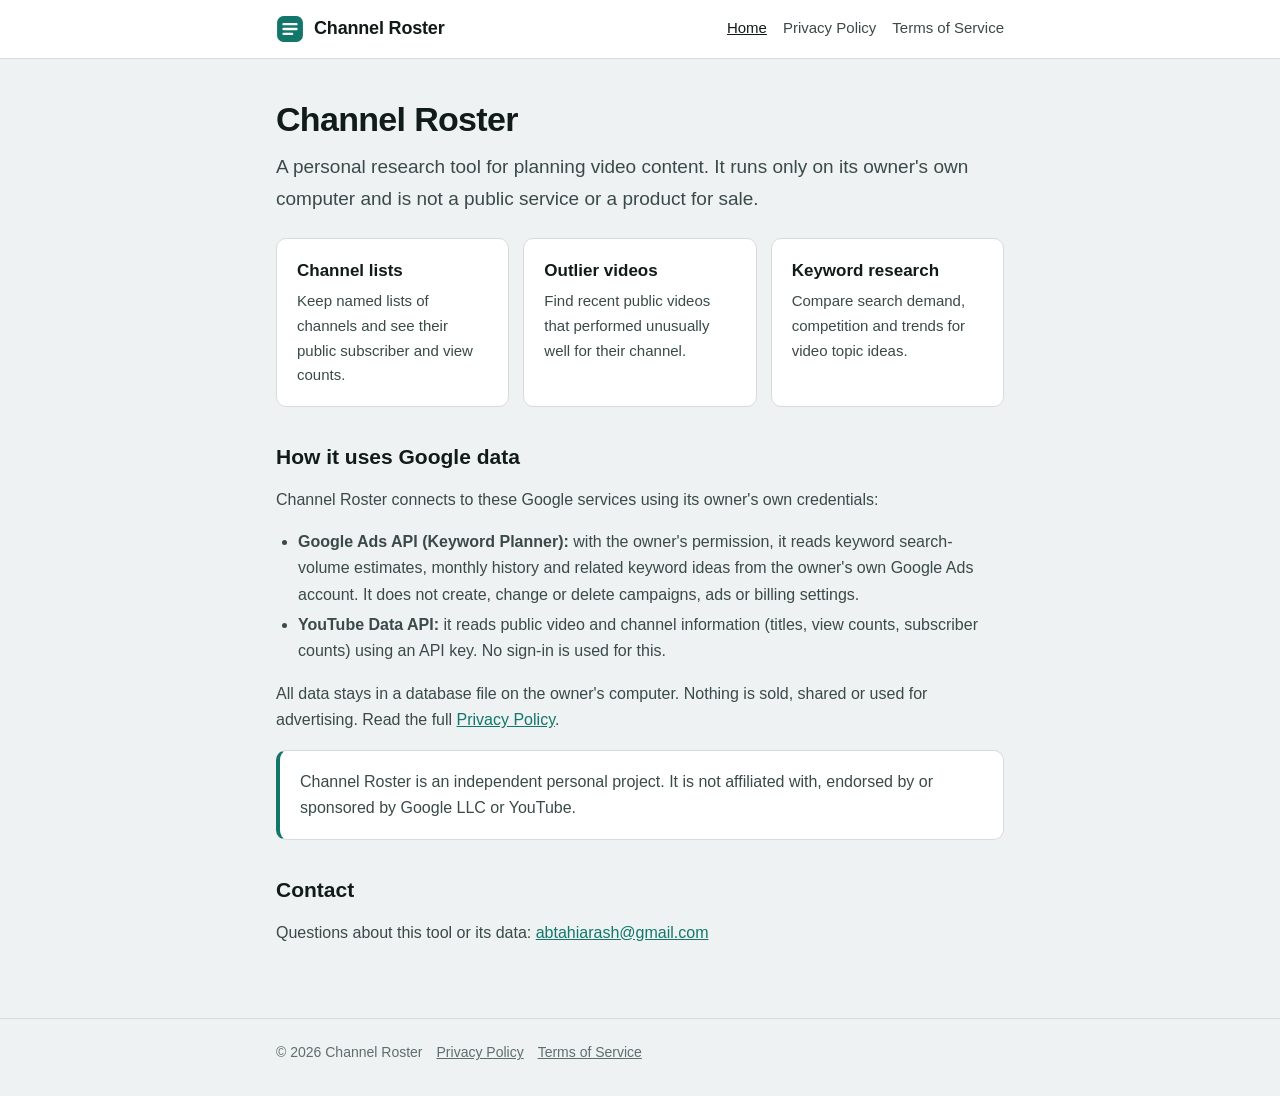
<file: index.html>
<!doctype html>
<html lang="en">
<head>
  <meta charset="utf-8">
  <meta name="viewport" content="width=device-width, initial-scale=1">
  <title>Channel Roster — personal video research tool</title>
  <meta name="description" content="Channel Roster is a personal, locally run research tool for planning video topics: channel lists, outlier videos and keyword research.">
  <link rel="stylesheet" href="style.css">
  <link rel="icon" href="data:image/svg+xml,<svg xmlns='http://www.w3.org/2000/svg' viewBox='0 0 26 26'><rect x='1' y='1' width='24' height='24' rx='6' fill='%2312766B'/><path d='M7 8.5h12M7 13h12M7 17.5h8' stroke='white' stroke-width='2.2' stroke-linecap='round'/></svg>">
</head>
<body>

<header class="site">
  <div class="wrap">
    <a class="brand" href="./">
      <svg width="28" height="28" viewBox="0 0 26 26" aria-hidden="true">
        <rect x="1" y="1" width="24" height="24" rx="6" fill="#12766B"/>
        <path d="M7 8.5h12M7 13h12M7 17.5h8" stroke="#fff" stroke-width="2.2" stroke-linecap="round"/>
      </svg>
      <b>Channel Roster</b>
    </a>
    <nav class="links" aria-label="Site">
      <a href="./" aria-current="page">Home</a>
      <a href="privacy.html">Privacy Policy</a>
      <a href="terms.html">Terms of Service</a>
    </nav>
  </div>
</header>

<main>
  <div class="wrap">
    <h1>Channel Roster</h1>
    <p class="lead">A personal research tool for planning video content. It runs only on its owner's own computer and is not a public service or a product for sale.</p>

    <div class="grid">
      <div class="card">
        <h3>Channel lists</h3>
        <p>Keep named lists of channels and see their public subscriber and view counts.</p>
      </div>
      <div class="card">
        <h3>Outlier videos</h3>
        <p>Find recent public videos that performed unusually well for their channel.</p>
      </div>
      <div class="card">
        <h3>Keyword research</h3>
        <p>Compare search demand, competition and trends for video topic ideas.</p>
      </div>
    </div>

    <h2>How it uses Google data</h2>
    <p>Channel Roster connects to these Google services using its owner's own credentials:</p>
    <ul>
      <li><strong>Google Ads API (Keyword Planner):</strong> with the owner's permission, it reads keyword search-volume estimates, monthly history and related keyword ideas from the owner's own Google Ads account. It does not create, change or delete campaigns, ads or billing settings.</li>
      <li><strong>YouTube Data API:</strong> it reads public video and channel information (titles, view counts, subscriber counts) using an API key. No sign-in is used for this.</li>
    </ul>
    <p>All data stays in a database file on the owner's computer. Nothing is sold, shared or used for advertising. Read the full <a href="privacy.html">Privacy Policy</a>.</p>

    <div class="card notice">
      <p style="margin:0">Channel Roster is an independent personal project. It is not affiliated with, endorsed by or sponsored by Google LLC or YouTube.</p>
    </div>

    <h2>Contact</h2>
    <p>Questions about this tool or its data: <a href="mailto:abtahiarash@gmail.com">abtahiarash@gmail.com</a></p>
  </div>
</main>

<footer class="site">
  <div class="wrap">
    <span>© 2026 Channel Roster</span>
    <a href="privacy.html">Privacy Policy</a>
    <a href="terms.html">Terms of Service</a>
  </div>
</footer>

</body>
</html>
</file>
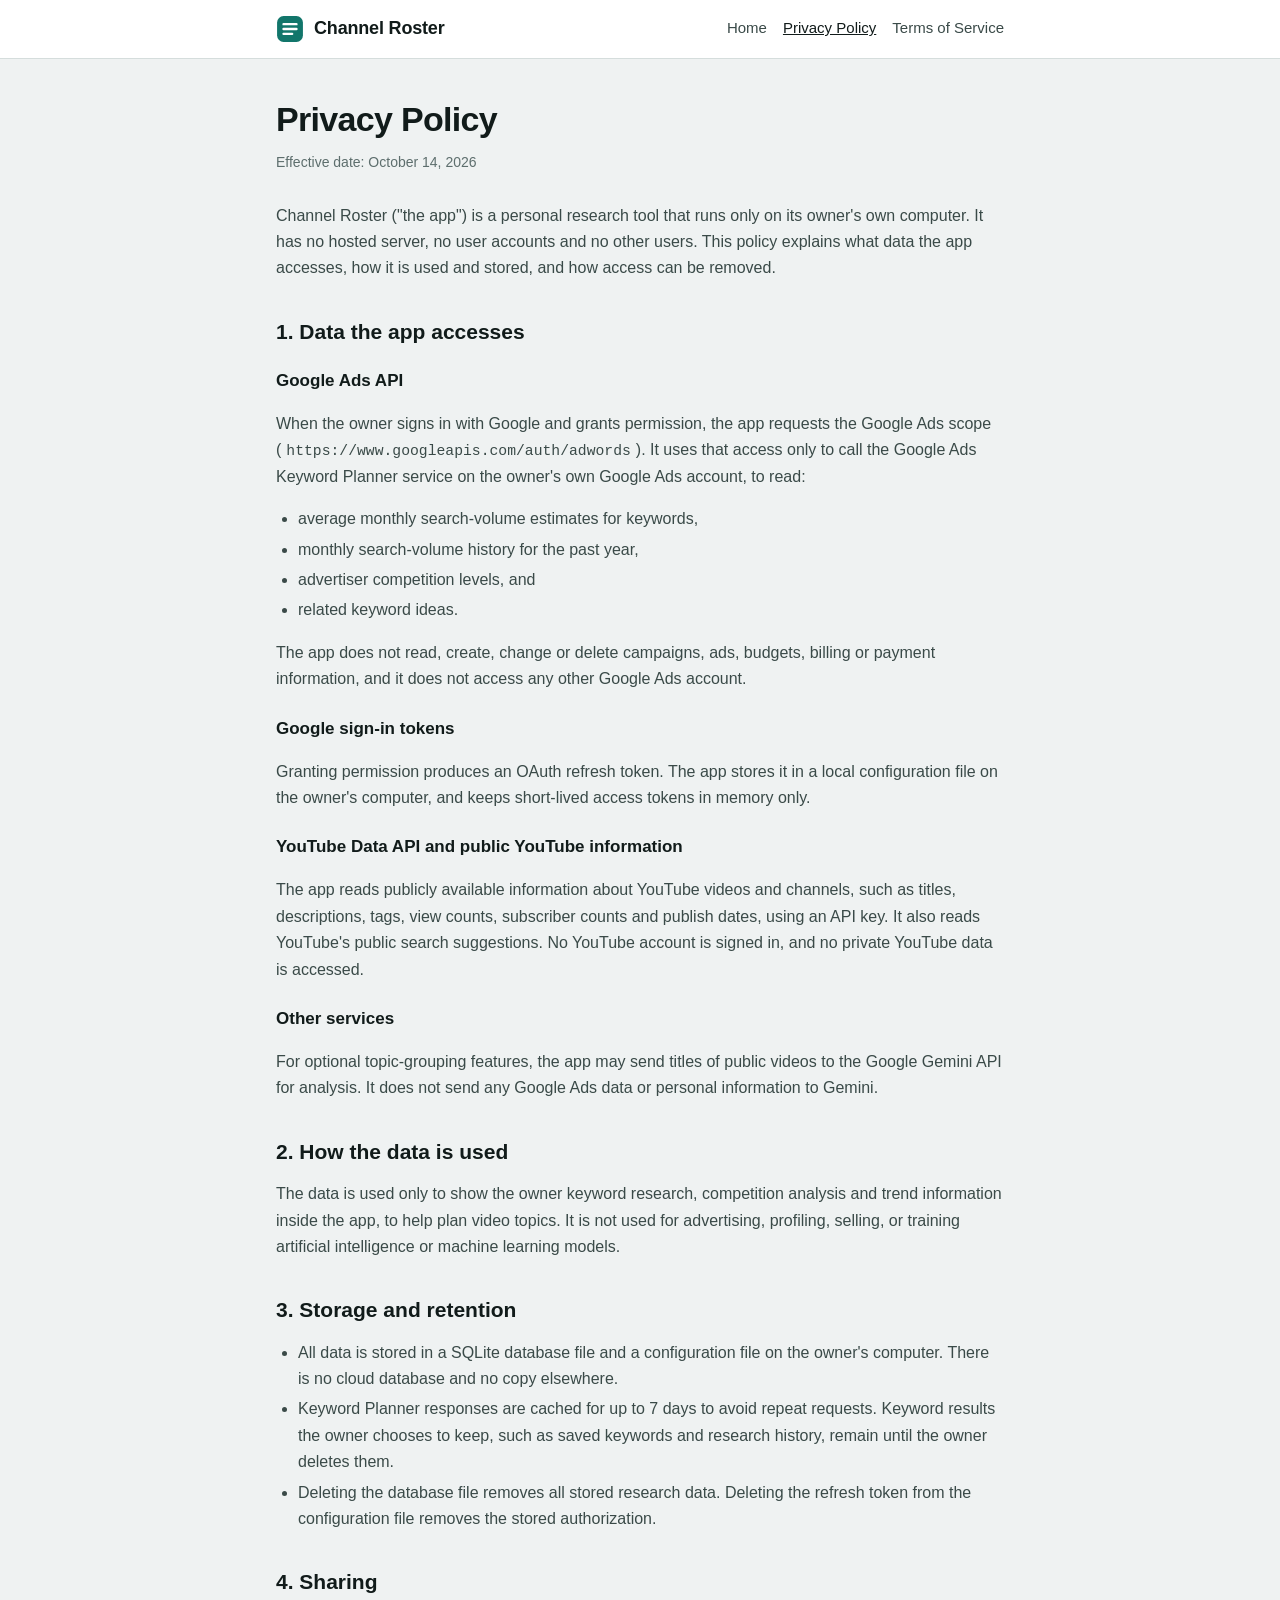
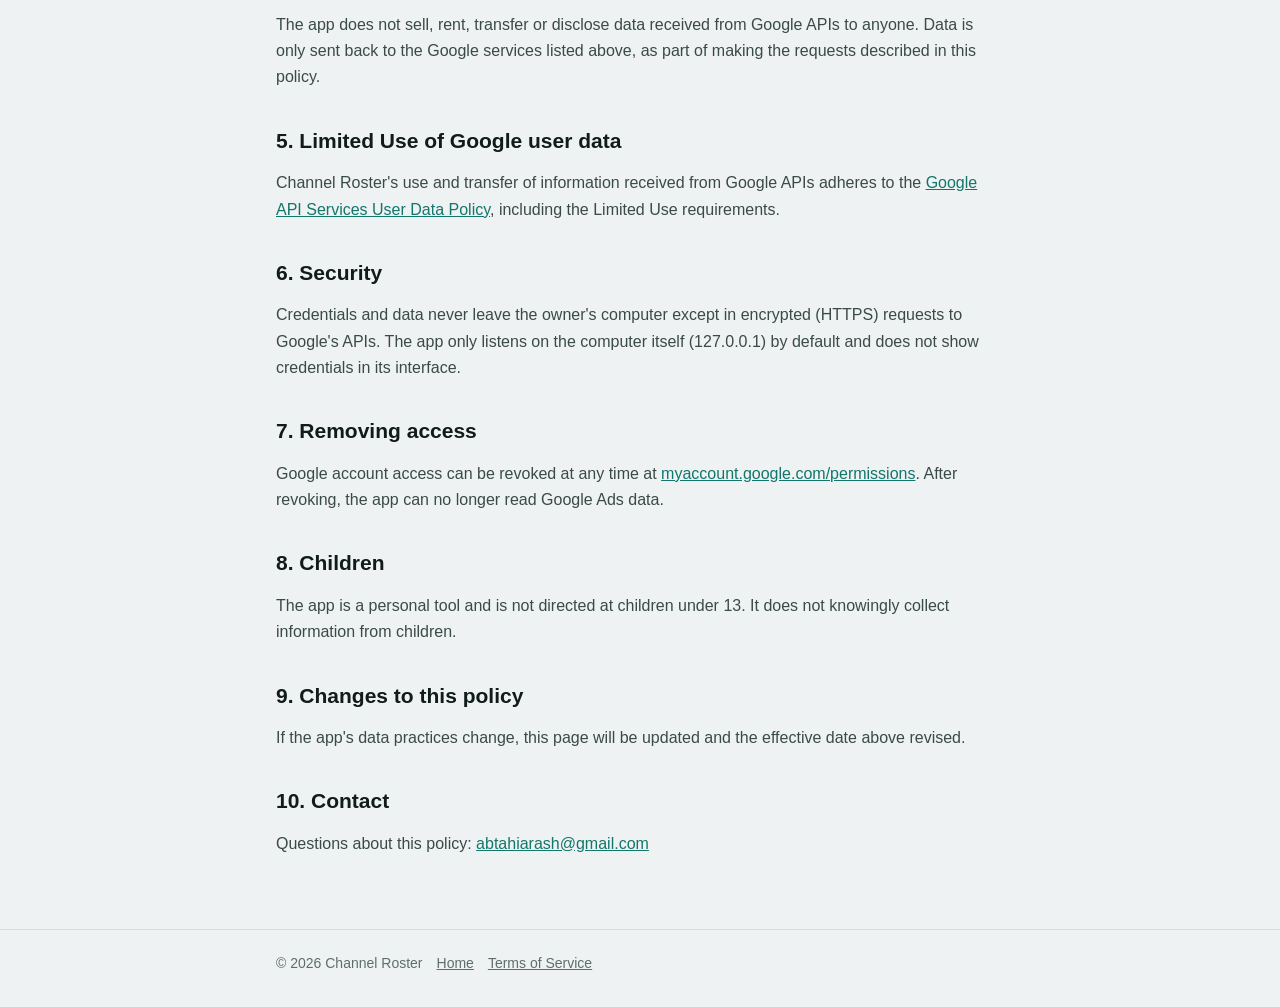
<file: privacy.html>
<!doctype html>
<html lang="en">
<head>
  <meta charset="utf-8">
  <meta name="viewport" content="width=device-width, initial-scale=1">
  <title>Privacy Policy — Channel Roster</title>
  <meta name="description" content="How Channel Roster accesses, uses, stores and protects data, including data received from Google APIs.">
  <link rel="stylesheet" href="style.css">
  <link rel="icon" href="data:image/svg+xml,<svg xmlns='http://www.w3.org/2000/svg' viewBox='0 0 26 26'><rect x='1' y='1' width='24' height='24' rx='6' fill='%2312766B'/><path d='M7 8.5h12M7 13h12M7 17.5h8' stroke='white' stroke-width='2.2' stroke-linecap='round'/></svg>">
</head>
<body>

<header class="site">
  <div class="wrap">
    <a class="brand" href="./">
      <svg width="28" height="28" viewBox="0 0 26 26" aria-hidden="true">
        <rect x="1" y="1" width="24" height="24" rx="6" fill="#12766B"/>
        <path d="M7 8.5h12M7 13h12M7 17.5h8" stroke="#fff" stroke-width="2.2" stroke-linecap="round"/>
      </svg>
      <b>Channel Roster</b>
    </a>
    <nav class="links" aria-label="Site">
      <a href="./">Home</a>
      <a href="privacy.html" aria-current="page">Privacy Policy</a>
      <a href="terms.html">Terms of Service</a>
    </nav>
  </div>
</header>

<main>
  <div class="wrap">
    <h1>Privacy Policy</h1>
    <p class="meta">Effective date: October 14, 2026</p>

    <p>Channel Roster ("the app") is a personal research tool that runs only on its owner's own computer. It has no hosted server, no user accounts and no other users. This policy explains what data the app accesses, how it is used and stored, and how access can be removed.</p>

    <h2>1. Data the app accesses</h2>

    <h3>Google Ads API</h3>
    <p>When the owner signs in with Google and grants permission, the app requests the Google Ads scope (<code>https://www.googleapis.com/auth/adwords</code>). It uses that access only to call the Google Ads Keyword Planner service on the owner's own Google Ads account, to read:</p>
    <ul>
      <li>average monthly search-volume estimates for keywords,</li>
      <li>monthly search-volume history for the past year,</li>
      <li>advertiser competition levels, and</li>
      <li>related keyword ideas.</li>
    </ul>
    <p>The app does not read, create, change or delete campaigns, ads, budgets, billing or payment information, and it does not access any other Google Ads account.</p>

    <h3>Google sign-in tokens</h3>
    <p>Granting permission produces an OAuth refresh token. The app stores it in a local configuration file on the owner's computer, and keeps short-lived access tokens in memory only.</p>

    <h3>YouTube Data API and public YouTube information</h3>
    <p>The app reads publicly available information about YouTube videos and channels, such as titles, descriptions, tags, view counts, subscriber counts and publish dates, using an API key. It also reads YouTube's public search suggestions. No YouTube account is signed in, and no private YouTube data is accessed.</p>

    <h3>Other services</h3>
    <p>For optional topic-grouping features, the app may send titles of public videos to the Google Gemini API for analysis. It does not send any Google Ads data or personal information to Gemini.</p>

    <h2>2. How the data is used</h2>
    <p>The data is used only to show the owner keyword research, competition analysis and trend information inside the app, to help plan video topics. It is not used for advertising, profiling, selling, or training artificial intelligence or machine learning models.</p>

    <h2>3. Storage and retention</h2>
    <ul>
      <li>All data is stored in a SQLite database file and a configuration file on the owner's computer. There is no cloud database and no copy elsewhere.</li>
      <li>Keyword Planner responses are cached for up to 7 days to avoid repeat requests. Keyword results the owner chooses to keep, such as saved keywords and research history, remain until the owner deletes them.</li>
      <li>Deleting the database file removes all stored research data. Deleting the refresh token from the configuration file removes the stored authorization.</li>
    </ul>

    <h2>4. Sharing</h2>
    <p>The app does not sell, rent, transfer or disclose data received from Google APIs to anyone. Data is only sent back to the Google services listed above, as part of making the requests described in this policy.</p>

    <h2>5. Limited Use of Google user data</h2>
    <p>Channel Roster's use and transfer of information received from Google APIs adheres to the <a href="https://developers.google.com/terms/api-services-user-data-policy">Google API Services User Data Policy</a>, including the Limited Use requirements.</p>

    <h2>6. Security</h2>
    <p>Credentials and data never leave the owner's computer except in encrypted (HTTPS) requests to Google's APIs. The app only listens on the computer itself (127.0.0.1) by default and does not show credentials in its interface.</p>

    <h2>7. Removing access</h2>
    <p>Google account access can be revoked at any time at <a href="https://myaccount.google.com/permissions">myaccount.google.com/permissions</a>. After revoking, the app can no longer read Google Ads data.</p>

    <h2>8. Children</h2>
    <p>The app is a personal tool and is not directed at children under 13. It does not knowingly collect information from children.</p>

    <h2>9. Changes to this policy</h2>
    <p>If the app's data practices change, this page will be updated and the effective date above revised.</p>

    <h2>10. Contact</h2>
    <p>Questions about this policy: <a href="mailto:abtahiarash@gmail.com">abtahiarash@gmail.com</a></p>
  </div>
</main>

<footer class="site">
  <div class="wrap">
    <span>© 2026 Channel Roster</span>
    <a href="./">Home</a>
    <a href="terms.html">Terms of Service</a>
  </div>
</footer>

</body>
</html>
</file>
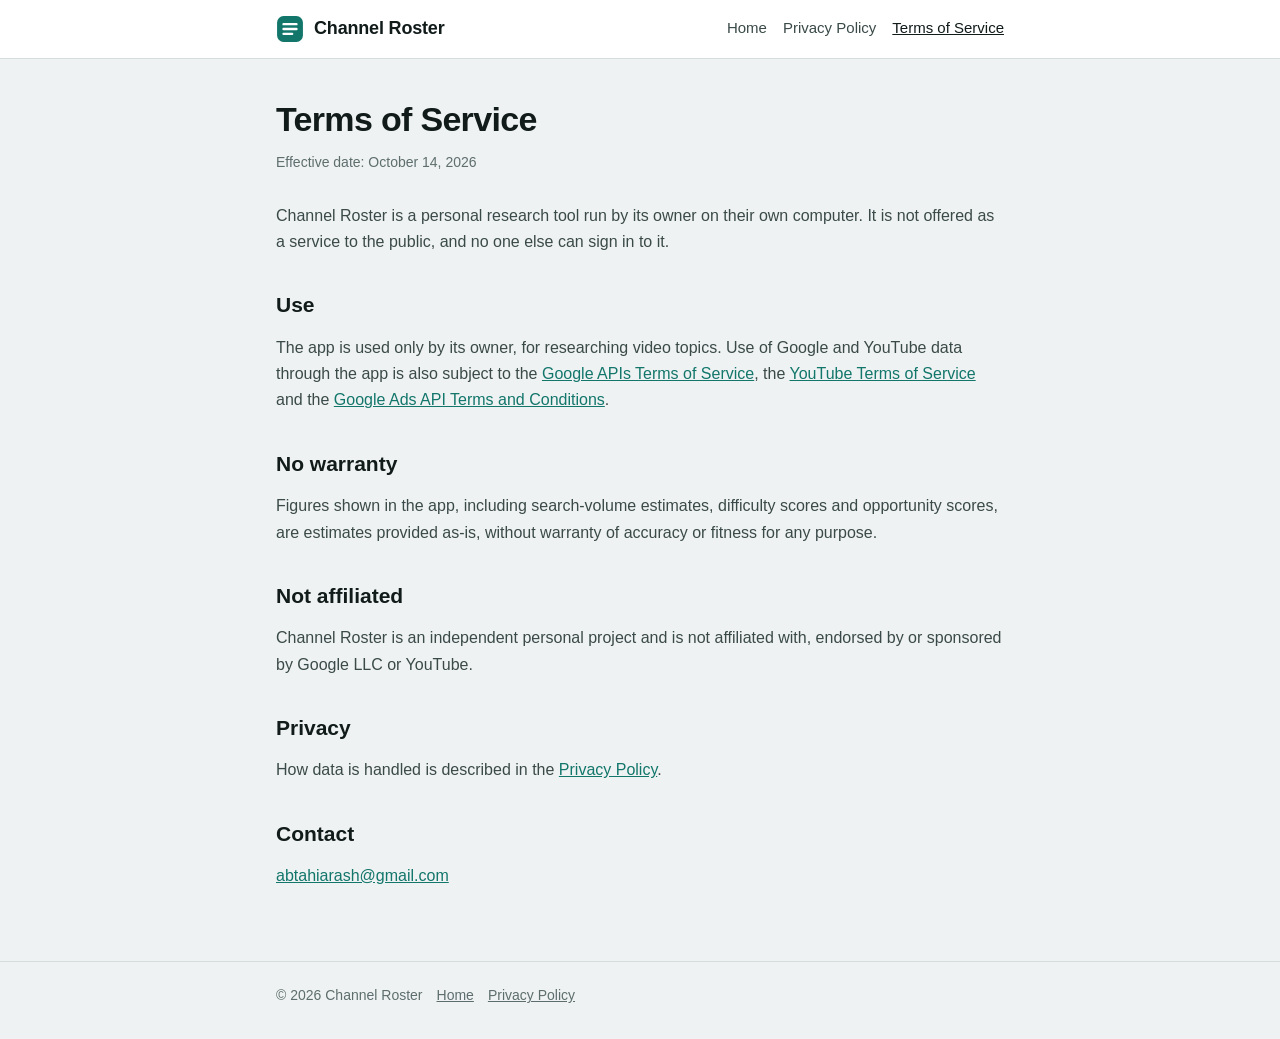
<file: terms.html>
<!doctype html>
<html lang="en">
<head>
  <meta charset="utf-8">
  <meta name="viewport" content="width=device-width, initial-scale=1">
  <title>Terms of Service — Channel Roster</title>
  <meta name="description" content="Terms of use for Channel Roster, a personal research tool.">
  <link rel="stylesheet" href="style.css">
  <link rel="icon" href="data:image/svg+xml,<svg xmlns='http://www.w3.org/2000/svg' viewBox='0 0 26 26'><rect x='1' y='1' width='24' height='24' rx='6' fill='%2312766B'/><path d='M7 8.5h12M7 13h12M7 17.5h8' stroke='white' stroke-width='2.2' stroke-linecap='round'/></svg>">
</head>
<body>

<header class="site">
  <div class="wrap">
    <a class="brand" href="./">
      <svg width="28" height="28" viewBox="0 0 26 26" aria-hidden="true">
        <rect x="1" y="1" width="24" height="24" rx="6" fill="#12766B"/>
        <path d="M7 8.5h12M7 13h12M7 17.5h8" stroke="#fff" stroke-width="2.2" stroke-linecap="round"/>
      </svg>
      <b>Channel Roster</b>
    </a>
    <nav class="links" aria-label="Site">
      <a href="./">Home</a>
      <a href="privacy.html">Privacy Policy</a>
      <a href="terms.html" aria-current="page">Terms of Service</a>
    </nav>
  </div>
</header>

<main>
  <div class="wrap">
    <h1>Terms of Service</h1>
    <p class="meta">Effective date: October 14, 2026</p>

    <p>Channel Roster is a personal research tool run by its owner on their own computer. It is not offered as a service to the public, and no one else can sign in to it.</p>

    <h2>Use</h2>
    <p>The app is used only by its owner, for researching video topics. Use of Google and YouTube data through the app is also subject to the <a href="https://developers.google.com/terms">Google APIs Terms of Service</a>, the <a href="https://www.youtube.com/t/terms">YouTube Terms of Service</a> and the <a href="https://developers.google.com/google-ads/api/terms">Google Ads API Terms and Conditions</a>.</p>

    <h2>No warranty</h2>
    <p>Figures shown in the app, including search-volume estimates, difficulty scores and opportunity scores, are estimates provided as-is, without warranty of accuracy or fitness for any purpose.</p>

    <h2>Not affiliated</h2>
    <p>Channel Roster is an independent personal project and is not affiliated with, endorsed by or sponsored by Google LLC or YouTube.</p>

    <h2>Privacy</h2>
    <p>How data is handled is described in the <a href="privacy.html">Privacy Policy</a>.</p>

    <h2>Contact</h2>
    <p><a href="mailto:abtahiarash@gmail.com">abtahiarash@gmail.com</a></p>
  </div>
</main>

<footer class="site">
  <div class="wrap">
    <span>© 2026 Channel Roster</span>
    <a href="./">Home</a>
    <a href="privacy.html">Privacy Policy</a>
  </div>
</footer>

</body>
</html>
</file>
<file: style.css>
:root {
  --paper: #EFF2F2;
  --surface: #FFFFFF;
  --ink: #111B1A;
  --ink-2: #3A4A48;
  --muted: #5D6E6D;
  --line: #D5DDDC;
  --accent: #C43B2E;
  --accent-ink: #FFFFFF;
  --teal: #12766B;
}
@media (prefers-color-scheme: dark) {
  :root {
    --paper: #0D1413;
    --surface: #151E1D;
    --ink: #E6EDEB;
    --ink-2: #C2CFCD;
    --muted: #93A3A1;
    --line: #26332F;
    --accent: #EC6152;
    --accent-ink: #160907;
    --teal: #43B4A3;
  }
}

* { box-sizing: border-box; }
html { -webkit-text-size-adjust: 100%; }
body {
  margin: 0;
  background: var(--paper);
  color: var(--ink);
  font: 16px/1.65 "Segoe UI", Roboto, Helvetica, Arial, sans-serif;
}
a { color: var(--teal); }
a:hover { text-decoration-thickness: 2px; }

.wrap { max-width: 760px; margin: 0 auto; padding: 0 16px; }

header.site {
  background: var(--surface);
  border-bottom: 1px solid var(--line);
}
header.site .wrap {
  display: flex; align-items: center; gap: 12px; flex-wrap: wrap;
  padding-top: 14px; padding-bottom: 14px;
}
.brand { display: flex; align-items: center; gap: 10px; text-decoration: none; color: var(--ink); }
.brand svg { display: block; flex: none; }
.brand b { font-size: 18px; letter-spacing: -0.01em; }
nav.links { margin-left: auto; display: flex; gap: 16px; flex-wrap: wrap; font-size: 15px; }
nav.links a { color: var(--ink-2); text-decoration: none; }
nav.links a:hover, nav.links a[aria-current="page"] { color: var(--ink); text-decoration: underline; }

main { padding: 40px 0 56px; }
h1 { font-size: 34px; line-height: 1.2; letter-spacing: -0.02em; margin: 0 0 12px; }
h2 { font-size: 21px; line-height: 1.3; margin: 36px 0 8px; }
h3 { font-size: 17px; margin: 22px 0 4px; }
p, li { color: var(--ink-2); }
.lead { font-size: 19px; color: var(--ink-2); margin: 0 0 24px; }
.meta { color: var(--muted); font-size: 14px; margin: 0 0 28px; }

.card {
  background: var(--surface); border: 1px solid var(--line); border-radius: 10px;
  padding: 18px 20px; margin: 16px 0;
}
.grid { display: grid; gap: 14px; grid-template-columns: repeat(auto-fit, minmax(220px, 1fr)); margin: 20px 0; }
.grid .card { margin: 0; }
.grid h3 { margin-top: 0; }
.grid p { margin: 0; font-size: 15px; }

.notice { border-left: 4px solid var(--teal); }
ul { padding-left: 22px; }
li { margin: 4px 0; }
code { font-size: 0.92em; background: var(--paper); padding: 1px 5px; border-radius: 4px; overflow-wrap: anywhere; }

footer.site { border-top: 1px solid var(--line); color: var(--muted); font-size: 14px; padding: 22px 0 32px; }
footer.site .wrap { display: flex; gap: 14px; flex-wrap: wrap; }
footer.site a { color: var(--muted); }

@media (max-width: 520px) {
  h1 { font-size: 28px; }
  .lead { font-size: 17px; }
  nav.links { margin-left: 0; width: 100%; }
}
</file>
